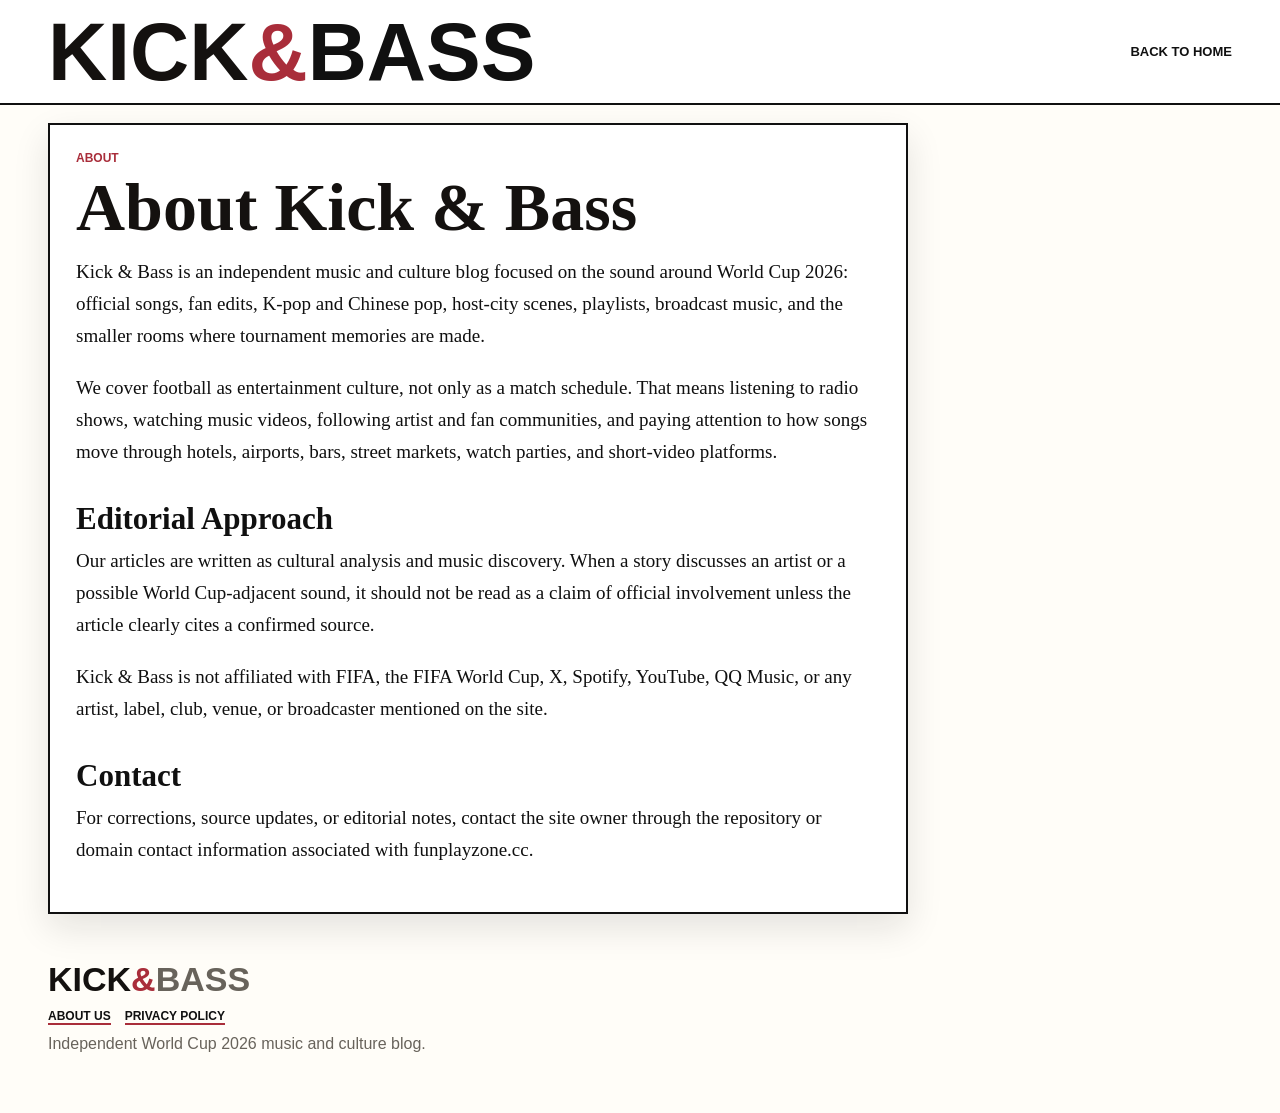
<file: about-us.html>
<!doctype html>
<html lang="en">
  <head>
    <meta charset="utf-8" />
    <meta name="viewport" content="width=device-width, initial-scale=1" />
    <title>About Us - Kick & Bass</title>
    <meta
      name="description"
      content="About Kick & Bass, an independent World Cup 2026 music and culture publication."
    />
    <!-- Google tag (gtag.js) -->
    <script async src="https://www.googletagmanager.com/gtag/js?id=G-KLRVYZLVB2"></script>
    <script>
      window.dataLayer = window.dataLayer || [];
      function gtag(){dataLayer.push(arguments);}
      gtag("js", new Date());
      gtag("config", "G-KLRVYZLVB2");
    </script>
    <script
      async
      src="https://pagead2.googlesyndication.com/pagead/js/adsbygoogle.js?client=ca-pub-3447911729170018"
      crossorigin="anonymous"
    ></script>
    <link rel="stylesheet" href="./styles.css" />
  </head>
  <body>
    <header class="site-header simple">
      <div class="brand-row">
        <a class="brand" href="./index.html" aria-label="Kick and Bass home">
          <span>Kick</span><strong>&</strong>Bass
        </a>
        <a class="back-link" href="./index.html">Back to home</a>
      </div>
    </header>

    <main>
      <article class="article-page legal-page">
        <p class="eyebrow">About</p>
        <h1>About Kick & Bass</h1>
        <div class="article-body">
          <p>
            Kick & Bass is an independent music and culture blog focused on the
            sound around World Cup 2026: official songs, fan edits, K-pop and
            Chinese pop, host-city scenes, playlists, broadcast music, and the
            smaller rooms where tournament memories are made.
          </p>
          <p>
            We cover football as entertainment culture, not only as a match
            schedule. That means listening to radio shows, watching music
            videos, following artist and fan communities, and paying attention
            to how songs move through hotels, airports, bars, street markets,
            watch parties, and short-video platforms.
          </p>
          <h2>Editorial Approach</h2>
          <p>
            Our articles are written as cultural analysis and music discovery.
            When a story discusses an artist or a possible World Cup-adjacent
            sound, it should not be read as a claim of official involvement
            unless the article clearly cites a confirmed source.
          </p>
          <p>
            Kick & Bass is not affiliated with FIFA, the FIFA World Cup, X,
            Spotify, YouTube, QQ Music, or any artist, label, club, venue, or
            broadcaster mentioned on the site.
          </p>
          <h2>Contact</h2>
          <p>
            For corrections, source updates, or editorial notes, contact the
            site owner through the repository or domain contact information
            associated with funplayzone.cc.
          </p>
        </div>
      </article>
    </main>

    <footer class="site-footer">
      <a class="brand small" href="./index.html"><span>Kick</span><strong>&</strong>Bass</a>
      <nav class="footer-links" aria-label="Footer links">
        <a href="./about-us.html">About Us</a>
        <a href="./privacy-policy.html">Privacy Policy</a>
      </nav>
      <p>Independent World Cup 2026 music and culture blog.</p>
    </footer>
  </body>
</html>
</file>
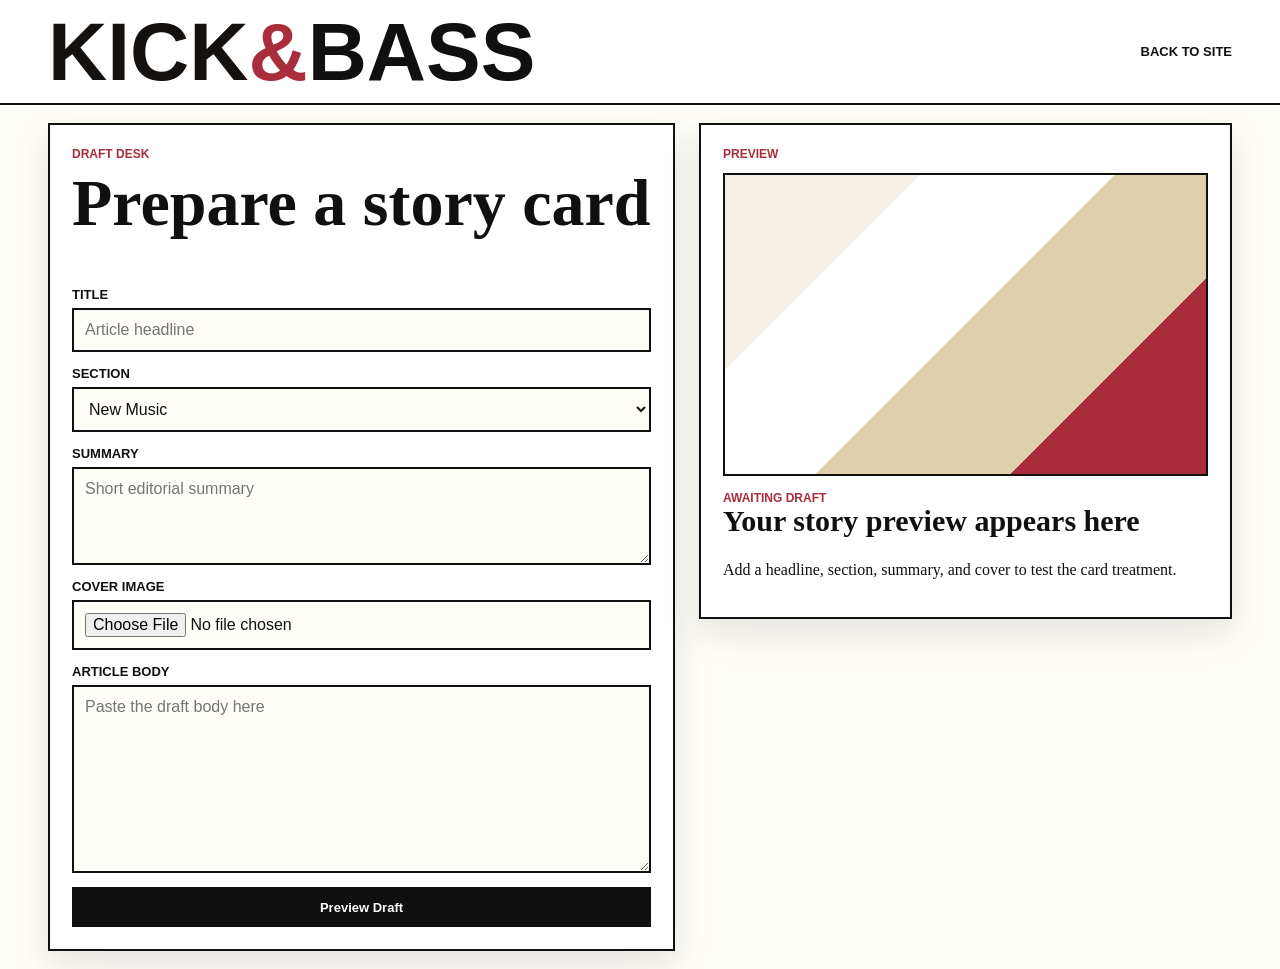
<file: admin.html>
<!doctype html>
<html lang="en">
  <head>
    <meta charset="utf-8" />
    <meta name="viewport" content="width=device-width, initial-scale=1" />
    <title>Draft Desk - Kick & Bass</title>
    <!-- Google tag (gtag.js) -->
    <script async src="https://www.googletagmanager.com/gtag/js?id=G-KLRVYZLVB2"></script>
    <script>
      window.dataLayer = window.dataLayer || [];
      function gtag(){dataLayer.push(arguments);}
      gtag("js", new Date());
      gtag("config", "G-KLRVYZLVB2");
    </script>
    <link rel="stylesheet" href="./styles.css" />
  </head>
  <body>
    <header class="site-header simple">
      <div class="brand-row">
        <a class="brand" href="./index.html"><span>Kick</span><strong>&</strong>Bass</a>
        <a class="back-link" href="./index.html">Back to site</a>
      </div>
    </header>

    <main class="admin-shell">
      <section class="editor-panel">
        <p class="eyebrow">Draft Desk</p>
        <h1>Prepare a story card</h1>
        <form id="draftForm" class="draft-form">
          <label>
            Title
            <input name="title" required placeholder="Article headline" />
          </label>
          <label>
            Section
            <select name="section">
              <option>New Music</option>
              <option>City Scenes</option>
              <option>Playlist</option>
              <option>Live</option>
              <option>Features</option>
            </select>
          </label>
          <label>
            Summary
            <textarea name="summary" rows="4" required placeholder="Short editorial summary"></textarea>
          </label>
          <label>
            Cover image
            <input name="image" type="file" accept="image/*" />
          </label>
          <label>
            Article body
            <textarea name="body" rows="9" placeholder="Paste the draft body here"></textarea>
          </label>
          <button type="submit">Preview Draft</button>
        </form>
      </section>

      <aside class="preview-panel" aria-live="polite">
        <p class="eyebrow">Preview</p>
        <article id="draftPreview" class="draft-preview">
          <div class="placeholder-image"></div>
          <span>Awaiting draft</span>
          <h2>Your story preview appears here</h2>
          <p>Add a headline, section, summary, and cover to test the card treatment.</p>
        </article>
      </aside>
    </main>

    <script src="./admin.js"></script>
  </body>
</html>
</file>
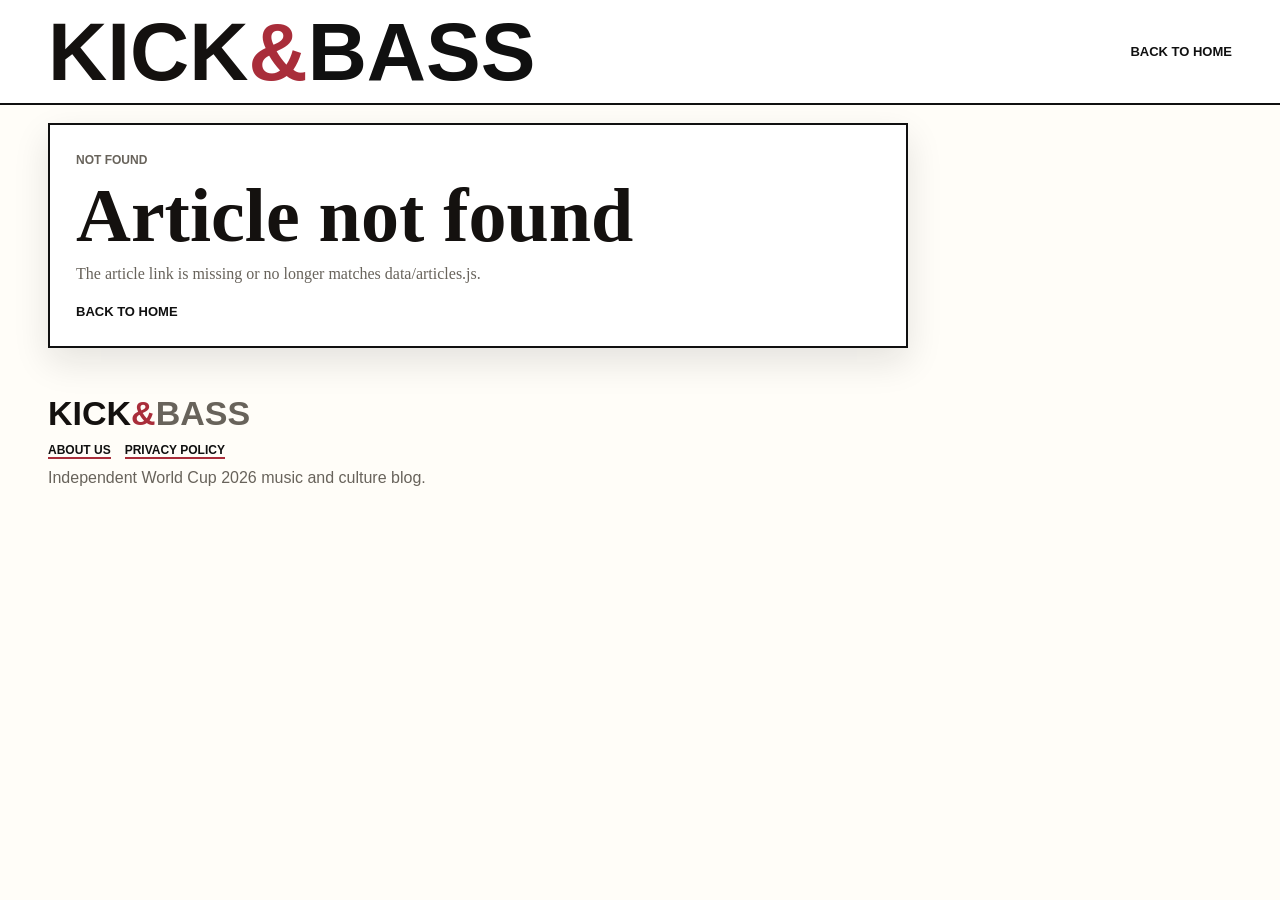
<file: article.html>
<!doctype html>
<html lang="en">
  <head>
    <meta charset="utf-8" />
    <meta name="viewport" content="width=device-width, initial-scale=1" />
    <title>Article - Kick & Bass</title>
    <meta
      name="description"
      content="Read World Cup 2026 music, culture, artist, playlist, and city scene stories from Kick & Bass."
    />
    <!-- Google tag (gtag.js) -->
    <script async src="https://www.googletagmanager.com/gtag/js?id=G-KLRVYZLVB2"></script>
    <script>
      window.dataLayer = window.dataLayer || [];
      function gtag(){dataLayer.push(arguments);}
      gtag("js", new Date());
      gtag("config", "G-KLRVYZLVB2");
    </script>
    <link rel="preconnect" href="https://images.unsplash.com" />
    <script
      async
      src="https://pagead2.googlesyndication.com/pagead/js/adsbygoogle.js?client=ca-pub-3447911729170018"
      crossorigin="anonymous"
    ></script>
    <link rel="stylesheet" href="./styles.css" />
  </head>
  <body>
    <header class="site-header simple">
      <div class="brand-row">
        <a class="brand" href="./index.html" aria-label="Kick and Bass home">
          <span>Kick</span><strong>&</strong>Bass
        </a>
        <a class="back-link" href="./index.html">Back to home</a>
      </div>
    </header>

    <main>
      <article class="article-page" id="articlePage">
        <p class="meta">Loading article...</p>
      </article>
    </main>

    <footer class="site-footer">
      <a class="brand small" href="./index.html"><span>Kick</span><strong>&</strong>Bass</a>
      <nav class="footer-links" aria-label="Footer links">
        <a href="./about-us.html">About Us</a>
        <a href="./privacy-policy.html">Privacy Policy</a>
      </nav>
      <p>Independent World Cup 2026 music and culture blog.</p>
    </footer>

    <script src="./data/articles.js"></script>
    <script>
      window.ARTICLE_TOP_AD = {
        enabled: true,
        slot: "3986722713",
      };
      window.ARTICLE_INLINE_AD = {
        enabled: true,
        slot: "3986722713",
      };
    </script>
    <script src="./article.js"></script>
  </body>
</html>
</file>
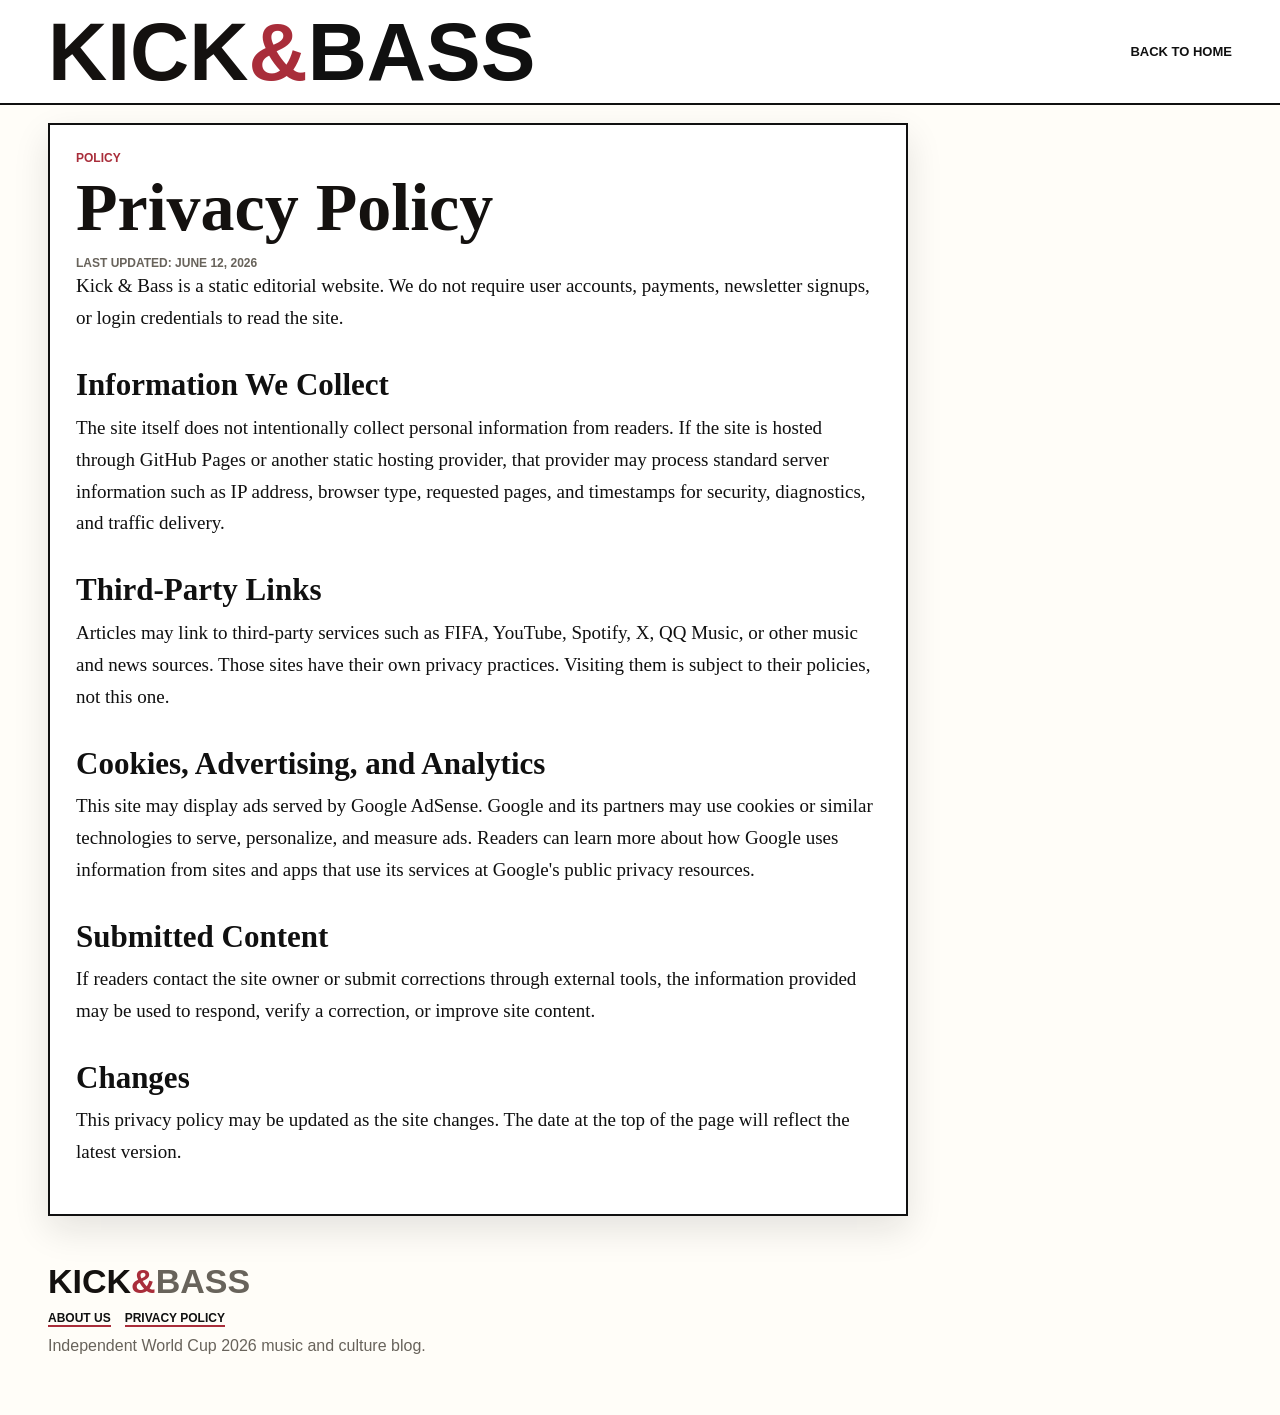
<file: privacy-policy.html>
<!doctype html>
<html lang="en">
  <head>
    <meta charset="utf-8" />
    <meta name="viewport" content="width=device-width, initial-scale=1" />
    <title>Privacy Policy - Kick & Bass</title>
    <meta
      name="description"
      content="Privacy policy for Kick & Bass, a static World Cup 2026 music and culture blog."
    />
    <!-- Google tag (gtag.js) -->
    <script async src="https://www.googletagmanager.com/gtag/js?id=G-KLRVYZLVB2"></script>
    <script>
      window.dataLayer = window.dataLayer || [];
      function gtag(){dataLayer.push(arguments);}
      gtag("js", new Date());
      gtag("config", "G-KLRVYZLVB2");
    </script>
    <script
      async
      src="https://pagead2.googlesyndication.com/pagead/js/adsbygoogle.js?client=ca-pub-3447911729170018"
      crossorigin="anonymous"
    ></script>
    <link rel="stylesheet" href="./styles.css" />
  </head>
  <body>
    <header class="site-header simple">
      <div class="brand-row">
        <a class="brand" href="./index.html" aria-label="Kick and Bass home">
          <span>Kick</span><strong>&</strong>Bass
        </a>
        <a class="back-link" href="./index.html">Back to home</a>
      </div>
    </header>

    <main>
      <article class="article-page legal-page">
        <p class="eyebrow">Policy</p>
        <h1>Privacy Policy</h1>
        <p class="meta">Last updated: June 12, 2026</p>
        <div class="article-body">
          <p>
            Kick & Bass is a static editorial website. We do not require user
            accounts, payments, newsletter signups, or login credentials to read
            the site.
          </p>
          <h2>Information We Collect</h2>
          <p>
            The site itself does not intentionally collect personal information
            from readers. If the site is hosted through GitHub Pages or another
            static hosting provider, that provider may process standard server
            information such as IP address, browser type, requested pages, and
            timestamps for security, diagnostics, and traffic delivery.
          </p>
          <h2>Third-Party Links</h2>
          <p>
            Articles may link to third-party services such as FIFA, YouTube,
            Spotify, X, QQ Music, or other music and news sources. Those sites
            have their own privacy practices. Visiting them is subject to their
            policies, not this one.
          </p>
          <h2>Cookies, Advertising, and Analytics</h2>
          <p>
            This site may display ads served by Google AdSense. Google and its
            partners may use cookies or similar technologies to serve,
            personalize, and measure ads. Readers can learn more about how
            Google uses information from sites and apps that use its services at
            Google's public privacy resources.
          </p>
          <h2>Submitted Content</h2>
          <p>
            If readers contact the site owner or submit corrections through
            external tools, the information provided may be used to respond,
            verify a correction, or improve site content.
          </p>
          <h2>Changes</h2>
          <p>
            This privacy policy may be updated as the site changes. The date at
            the top of the page will reflect the latest version.
          </p>
        </div>
      </article>
    </main>

    <footer class="site-footer">
      <a class="brand small" href="./index.html"><span>Kick</span><strong>&</strong>Bass</a>
      <nav class="footer-links" aria-label="Footer links">
        <a href="./about-us.html">About Us</a>
        <a href="./privacy-policy.html">Privacy Policy</a>
      </nav>
      <p>Independent World Cup 2026 music and culture blog.</p>
    </footer>
  </body>
</html>
</file>
<file: styles.css>
:root {
  --ink: #101010;
  --paper: #fffdf8;
  --white: #ffffff;
  --line: #d8d3c8;
  --muted: #68635b;
  --red: #a92d3a;
  --yellow: #c6a557;
  --cyan: #7ea8ad;
  --green: #4d6b58;
  --title: #14110f;
  --soft: #f3efe7;
  --shadow: 0 14px 34px rgba(16, 16, 16, 0.11);
  --max: 1220px;
}

* {
  box-sizing: border-box;
}

html {
  scroll-behavior: smooth;
}

body {
  margin: 0;
  background: var(--paper);
  color: var(--ink);
  font-family: Georgia, "Times New Roman", serif;
  overflow-x: hidden;
}

a {
  color: inherit;
  text-decoration: none;
}

img {
  display: block;
  width: 100%;
  object-fit: cover;
}

h1,
h2,
h3,
p {
  margin-top: 0;
}

h1,
h2,
h3 {
  overflow-wrap: anywhere;
}

.site-header {
  background: var(--white);
  border-bottom: 2px solid var(--ink);
}

.utility-bar,
.brand-row,
.channel-nav,
main,
.site-footer {
  max-width: var(--max);
  margin: 0 auto;
}

.utility-bar {
  display: flex;
  justify-content: space-between;
  gap: 18px;
  padding: 8px 18px;
  border-bottom: 1px solid var(--line);
  color: var(--muted);
  font: 700 12px Arial, Helvetica, sans-serif;
  text-transform: uppercase;
}

.utility-bar nav {
  display: flex;
  gap: 16px;
  white-space: nowrap;
}

.brand-row {
  display: grid;
  grid-template-columns: 42px 1fr auto;
  align-items: center;
  gap: 16px;
  padding: 18px;
}

.site-header.simple .brand-row {
  grid-template-columns: 1fr auto;
}

.brand {
  justify-self: center;
  font: 900 82px / 0.82 Impact, Haettenschweiler, "Arial Narrow Bold", sans-serif;
  letter-spacing: 0;
  text-transform: uppercase;
}

.site-header.simple .brand {
  justify-self: start;
}

.brand span {
  color: var(--title);
}

.brand strong {
  color: var(--red);
  font-weight: inherit;
}

.brand.small {
  justify-self: start;
  font-size: 34px;
}

.icon-button,
.draft-form button {
  display: inline-grid;
  place-items: center;
  min-height: 40px;
  border: 2px solid var(--ink);
  background: var(--ink);
  color: var(--white);
  padding: 0 14px;
  font: 900 13px Arial, Helvetica, sans-serif;
  cursor: pointer;
}

.icon-button {
  width: 40px;
  padding: 0;
  font-size: 20px;
}

.issue-link,
.back-link {
  font: 900 13px Arial, Helvetica, sans-serif;
  text-transform: uppercase;
}

.channel-nav {
  display: flex;
  gap: 0;
  overflow-x: auto;
  scrollbar-width: none;
  padding: 0 18px 14px;
  font: 900 13px Arial, Helvetica, sans-serif;
  text-transform: uppercase;
}

.channel-nav::-webkit-scrollbar,
#tickerItems::-webkit-scrollbar {
  display: none;
}

.channel-nav a {
  border: 2px solid var(--ink);
  border-right: 0;
  padding: 10px 14px;
  background: var(--white);
  white-space: nowrap;
}

.channel-nav a:nth-child(2n) {
  background: var(--soft);
}

.channel-nav a:last-child {
  border-right: 2px solid var(--ink);
}

.channel-nav a:hover {
  background: var(--ink);
  color: var(--white);
}

main {
  padding: 18px;
}

.ticker {
  display: grid;
  grid-template-columns: auto 1fr;
  gap: 14px;
  align-items: center;
  margin: 14px 0 20px;
  border: 2px solid var(--ink);
  background: var(--white);
  box-shadow: var(--shadow);
  padding: 10px 12px;
  font-family: Arial, Helvetica, sans-serif;
}

.ticker strong {
  background: var(--red);
  color: var(--white);
  padding: 6px 9px;
  text-transform: uppercase;
}

#tickerItems {
  display: flex;
  gap: 26px;
  min-width: 0;
  overflow-x: auto;
  scrollbar-width: none;
  white-space: nowrap;
  font-size: 13px;
  font-weight: 800;
}

.homepage-ad-shell {
  margin: 0 0 28px;
  border: 2px solid var(--ink);
  background: var(--white);
  box-shadow: var(--shadow);
  padding: 12px;
}

.homepage-ad-shell.is-hidden {
  display: none;
}

.homepage-ad {
  width: 100%;
  min-height: 90px;
}

@media (max-width: 720px) {
  .ticker {
    grid-template-columns: 1fr;
  }
}

.front-grid {
  display: grid;
  grid-template-columns: minmax(0, 1.45fr) minmax(280px, 0.8fr) minmax(260px, 0.72fr);
  gap: 18px;
  align-items: start;
}

.lead-story,
.stack-card,
.story-card,
.city-card,
.chart-panel,
.wide-feature,
.section-block,
.source-band,
.article-page,
.editor-panel,
.preview-panel {
  background: var(--white);
  border: 2px solid var(--ink);
  box-shadow: var(--shadow);
}

.story-link {
  display: block;
}

.story-link:hover h1,
.story-link:hover h3,
.ticker a:hover,
.source-list a:hover,
.article-body a:hover {
  color: var(--red);
}

.story-link:focus-visible,
.ticker a:focus-visible,
.source-list a:focus-visible,
.back-link:focus-visible,
.issue-link:focus-visible {
  outline: 3px solid var(--cyan);
  outline-offset: 4px;
}

.lead-story img {
  aspect-ratio: 4 / 3;
  border-bottom: 2px solid var(--ink);
}

.lead-copy {
  padding: 18px;
}

.eyebrow,
.lead-copy span,
.stack-card span,
.story-card span,
.city-card span,
.draft-preview span {
  color: var(--red);
  font: 900 12px Arial, Helvetica, sans-serif;
  letter-spacing: 0;
  text-transform: uppercase;
}

.lead-copy h1 {
  color: var(--title);
  margin: 8px 0 12px;
  font-size: 74px;
  line-height: 0.88;
}

.lead-copy p,
.story-card p,
.city-card p,
.playlist-copy p,
.source-band p {
  color: #36332f;
  font-size: 18px;
  line-height: 1.43;
}

.meta {
  margin: 0;
  color: var(--muted);
  font: 800 12px Arial, Helvetica, sans-serif;
  text-transform: uppercase;
}

.stack-column {
  display: grid;
  gap: 14px;
}

.stack-card {
  display: grid;
  grid-template-columns: 132px 1fr;
  min-height: 148px;
}

.stack-card img {
  height: 100%;
  border-right: 2px solid var(--ink);
}

.stack-card div {
  padding: 12px;
}

.stack-card h3,
.story-card h3,
.city-card h3 {
  margin: 7px 0 8px;
  font-size: 22px;
  line-height: 1.02;
}

.stack-card p {
  display: none;
}

.chart-panel {
  border-top-width: 10px;
  border-top-color: var(--yellow);
  padding: 16px;
}

.chart-panel h2 {
  color: var(--title);
  margin: 6px 0 12px;
  font: 900 25px Arial, Helvetica, sans-serif;
  text-transform: uppercase;
}

.chart-panel ol {
  margin: 0;
  padding-left: 22px;
}

.chart-panel li {
  padding: 12px 0;
  border-top: 1px solid var(--line);
}

.chart-panel li strong,
.chart-panel li span {
  display: block;
}

.chart-panel li strong {
  font-size: 18px;
  line-height: 1.05;
}

.chart-panel li span {
  margin-top: 4px;
  color: var(--muted);
  font: 700 12px Arial, Helvetica, sans-serif;
  text-transform: uppercase;
}

.section-block {
  margin-top: 24px;
  padding: 16px;
}

.section-heading {
  display: flex;
  justify-content: space-between;
  align-items: end;
  gap: 14px;
  margin-bottom: 16px;
  border-bottom: 2px solid var(--ink);
}

.section-heading h2 {
  color: var(--title);
  margin-bottom: 8px;
  font: 900 34px Arial, Helvetica, sans-serif;
  text-transform: uppercase;
}

.section-heading a {
  margin-bottom: 11px;
  color: var(--red);
  font: 900 13px Arial, Helvetica, sans-serif;
  text-transform: uppercase;
}

.card-grid,
.city-grid {
  display: grid;
  gap: 16px;
}

.card-grid {
  grid-template-columns: repeat(3, minmax(0, 1fr));
}

.city-grid {
  grid-template-columns: repeat(3, minmax(0, 1fr));
}

.story-card,
.city-card {
  border-width: 2px;
  box-shadow: none;
}

.story-card img,
.city-card img {
  aspect-ratio: 16 / 10;
  border-bottom: 2px solid var(--ink);
}

.story-card div,
.city-card div {
  padding: 12px;
}

.wide-feature {
  display: grid;
  grid-template-columns: minmax(0, 1.05fr) minmax(320px, 0.95fr);
  gap: 0;
  margin-top: 24px;
}

.cover-well img {
  height: 100%;
  min-height: 440px;
  border-right: 2px solid var(--ink);
}

.playlist-copy {
  display: grid;
  align-content: center;
  padding: 28px;
  background:
    linear-gradient(90deg, transparent 0 92%, rgba(16, 16, 16, 0.035) 92% 100%),
    var(--soft);
  background-size: 54px 54px;
}

.playlist-copy h2,
.source-band h2 {
  color: var(--title);
  margin: 8px 0 12px;
  font: 900 58px / 0.92 Impact, Haettenschweiler, "Arial Narrow Bold", sans-serif;
  text-transform: uppercase;
}

.playlist-grid {
  display: grid;
  gap: 10px;
  margin-top: 14px;
}

.playlist-chip {
  display: grid;
  gap: 4px;
  border: 2px solid var(--ink);
  background: var(--white);
  padding: 12px;
}

.playlist-chip strong {
  font-size: 20px;
  line-height: 1.05;
}

.playlist-chip span {
  color: var(--muted);
  font: 900 12px Arial, Helvetica, sans-serif;
  text-transform: uppercase;
}

.city-section {
  border-top-width: 10px;
  border-top-color: var(--green);
}

.source-band {
  display: grid;
  grid-template-columns: minmax(0, 1fr) minmax(260px, 0.7fr);
  gap: 24px;
  align-items: center;
  margin-top: 24px;
  padding: 22px;
  background: var(--ink);
  color: var(--white);
}

.source-band .eyebrow,
.source-band p {
  color: #dfcfaa;
}

.source-band h2 {
  color: var(--white);
}

.source-list {
  display: grid;
  grid-template-columns: repeat(2, minmax(0, 1fr));
  gap: 10px;
  font: 900 13px Arial, Helvetica, sans-serif;
  text-transform: uppercase;
}

.source-list a {
  border: 2px solid var(--white);
  padding: 12px;
}

.site-footer {
  padding: 34px 18px 44px;
  color: var(--muted);
  font-family: Arial, Helvetica, sans-serif;
}

.footer-links {
  display: flex;
  flex-wrap: wrap;
  gap: 14px;
  margin: 14px 0 10px;
  color: var(--ink);
  font: 900 12px Arial, Helvetica, sans-serif;
  text-transform: uppercase;
}

.footer-links a {
  border-bottom: 2px solid var(--red);
}

.article-page {
  max-width: 860px;
  padding: 26px;
}

.legal-page h1 {
  color: var(--title);
  margin: 8px 0 18px;
  font-size: 68px;
  line-height: 0.9;
}

.article-hero h1,
.article-missing h1 {
  color: var(--title);
  margin: 8px 0 12px;
  font-size: 76px;
  line-height: 0.9;
}

.article-summary {
  color: #36332f;
  font-size: 21px;
  line-height: 1.45;
}

.article-ad-shell {
  margin: 18px 0 20px;
  border: 2px solid var(--ink);
  background: var(--white);
  padding: 12px;
  box-shadow: var(--shadow);
}

.article-ad-shell.is-hidden {
  display: none;
}

.article-top-ad {
  width: 100%;
  min-height: 90px;
}

.article-inline-ad-shell {
  margin: 30px 0 32px;
}

.article-hero img {
  aspect-ratio: 16 / 9;
  margin: 22px 0 28px;
  border: 2px solid var(--ink);
  background: var(--line);
}

.article-body {
  font-size: 19px;
  line-height: 1.68;
}

.article-body h1 {
  display: none;
}

.article-body h2 {
  margin: 34px 0 10px;
  font-size: 31px;
  line-height: 1.08;
}

.article-body h3 {
  margin: 26px 0 9px;
  font-size: 24px;
  line-height: 1.15;
}

.article-body p,
.article-body ul,
.article-body blockquote {
  margin: 0 0 20px;
}

.article-body ul {
  padding-left: 24px;
}

.article-body a {
  color: var(--red);
  text-decoration: underline;
  text-decoration-thickness: 2px;
}

.article-body blockquote {
  border-left: 6px solid var(--yellow);
  padding-left: 16px;
  color: #403b36;
  font-size: 21px;
}

.article-error,
.article-missing p {
  color: var(--muted);
  line-height: 1.5;
}

.admin-shell {
  display: grid;
  grid-template-columns: 1fr 0.85fr;
  gap: 24px;
  align-items: start;
}

.editor-panel,
.preview-panel {
  padding: 22px;
}

.editor-panel h1 {
  font-size: 66px;
  line-height: 0.9;
}

.draft-form {
  display: grid;
  gap: 14px;
}

.draft-form label {
  display: grid;
  gap: 6px;
  font: 900 13px Arial, Helvetica, sans-serif;
  text-transform: uppercase;
}

.draft-form input,
.draft-form select,
.draft-form textarea {
  width: 100%;
  border: 2px solid var(--ink);
  background: var(--paper);
  color: var(--ink);
  padding: 11px;
  font: 16px Arial, Helvetica, sans-serif;
}

.draft-preview img,
.placeholder-image {
  aspect-ratio: 16 / 10;
  margin-bottom: 12px;
  border: 2px solid var(--ink);
  background:
    linear-gradient(135deg, var(--soft) 0 25%, transparent 25% 50%, #dfcfaa 50% 75%, var(--red) 75% 100%),
    var(--white);
}

.draft-preview h2 {
  font-size: 30px;
  line-height: 1;
}

.draft-body {
  color: var(--muted);
  line-height: 1.5;
  white-space: pre-wrap;
}

@media (max-width: 980px) {
  .brand {
    font-size: 62px;
  }

  .lead-copy h1,
  .article-hero h1,
  .article-missing h1 {
    font-size: 56px;
  }

  .playlist-copy h2,
  .source-band h2,
  .editor-panel h1 {
    font-size: 46px;
  }

  .front-grid,
  .wide-feature,
  .source-band,
  .admin-shell {
    grid-template-columns: 1fr;
  }

  .cover-well img {
    min-height: 320px;
    border-right: 0;
    border-bottom: 2px solid var(--ink);
  }

  .card-grid,
  .city-grid {
    grid-template-columns: repeat(2, minmax(0, 1fr));
  }
}

@media (max-width: 640px) {
  .brand {
    font-size: 42px;
  }

  .lead-copy h1,
  .article-hero h1,
  .article-missing h1 {
    font-size: 42px;
  }

  .playlist-copy h2,
  .source-band h2,
  .editor-panel h1 {
    font-size: 36px;
  }

  .utility-bar {
    align-items: flex-start;
    flex-direction: column;
  }

  .brand-row {
    grid-template-columns: 40px 1fr;
  }

  .issue-link {
    grid-column: 1 / -1;
    justify-self: center;
  }

  .site-header.simple .brand-row {
    grid-template-columns: 1fr;
  }

  .site-header.simple .back-link {
    justify-self: start;
  }

  .ticker {
    grid-template-columns: 1fr;
  }

  .stack-card {
    grid-template-columns: 112px 1fr;
  }

  .card-grid,
  .city-grid,
  .source-list {
    grid-template-columns: 1fr;
  }

  .section-heading {
    align-items: start;
    flex-direction: column;
  }

  .section-heading a {
    margin-bottom: 12px;
  }

  .article-page {
    padding: 18px;
  }
}
</file>
